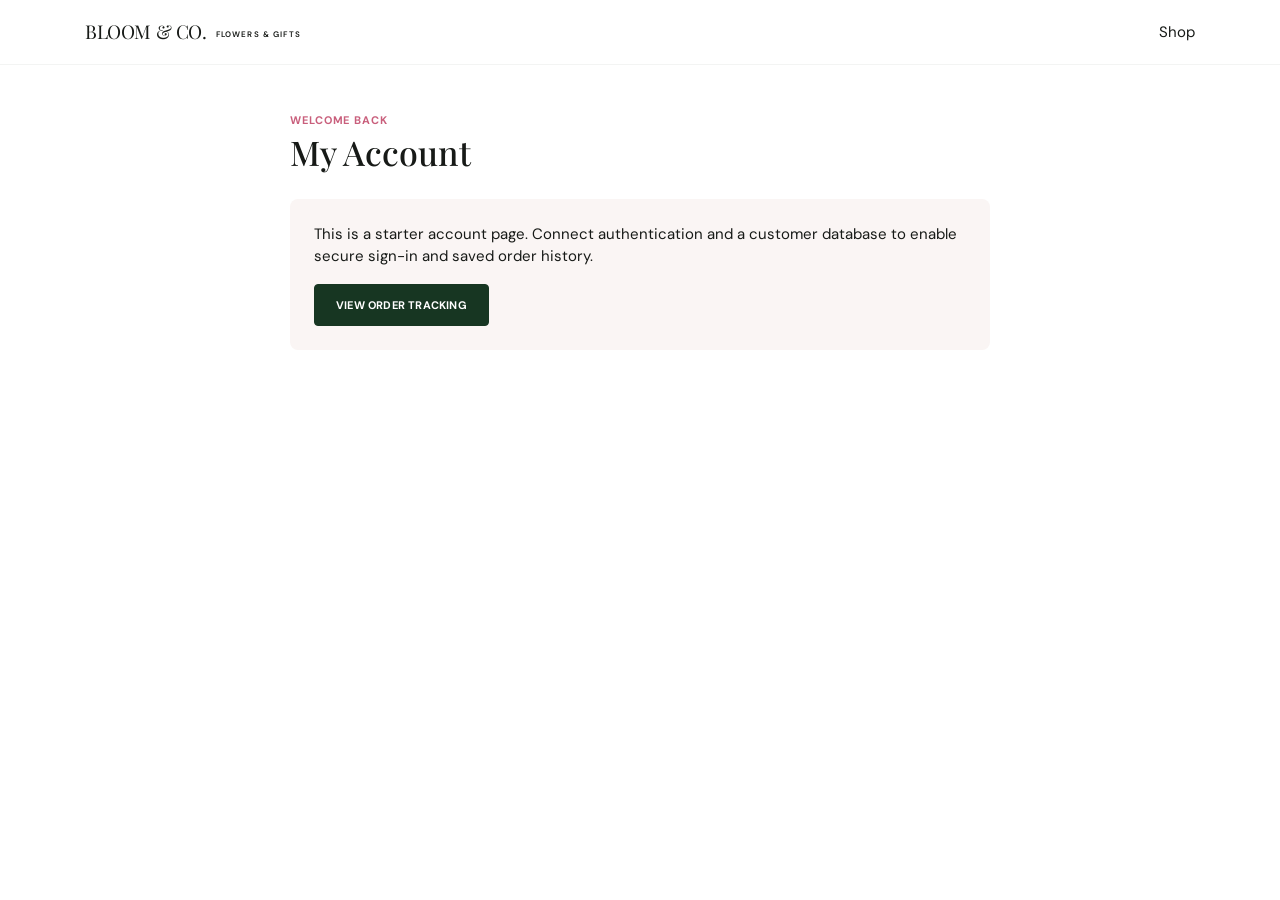
<file: account.html>
<!doctype html><html lang="en"><head><meta charset="utf-8"><meta name="viewport" content="width=device-width, initial-scale=1"><title>My Account | Bloom & Co.</title><link href="https://fonts.googleapis.com/css2?family=DM+Sans:wght@400;500;600;700&family=Playfair+Display:wght@400;500;600&display=swap" rel="stylesheet"><link href="https://cdn.jsdelivr.net/npm/bootstrap@5.3.3/dist/css/bootstrap.min.css" rel="stylesheet"><link rel="stylesheet" href="assets/css/style.css"></head><body><header class="main-header"><nav class="navbar site-width"><a class="brand" href="index.html">BLOOM & CO.<small>FLOWERS & GIFTS</small></a><a href="shop.html">Shop</a></nav></header><main class="site-width py-5" style="max-width:700px"><span class="eyebrow">WELCOME BACK</span><h1 style="font:500 34px 'Playfair Display',serif">My Account</h1><div class="p-4 rounded-3 mt-4" style="background:#faf5f4"><p>This is a starter account page. Connect authentication and a customer database to enable secure sign-in and saved order history.</p><a class="btn btn-forest" href="tracking.html">View Order Tracking</a></div></main></body></html>
</file>
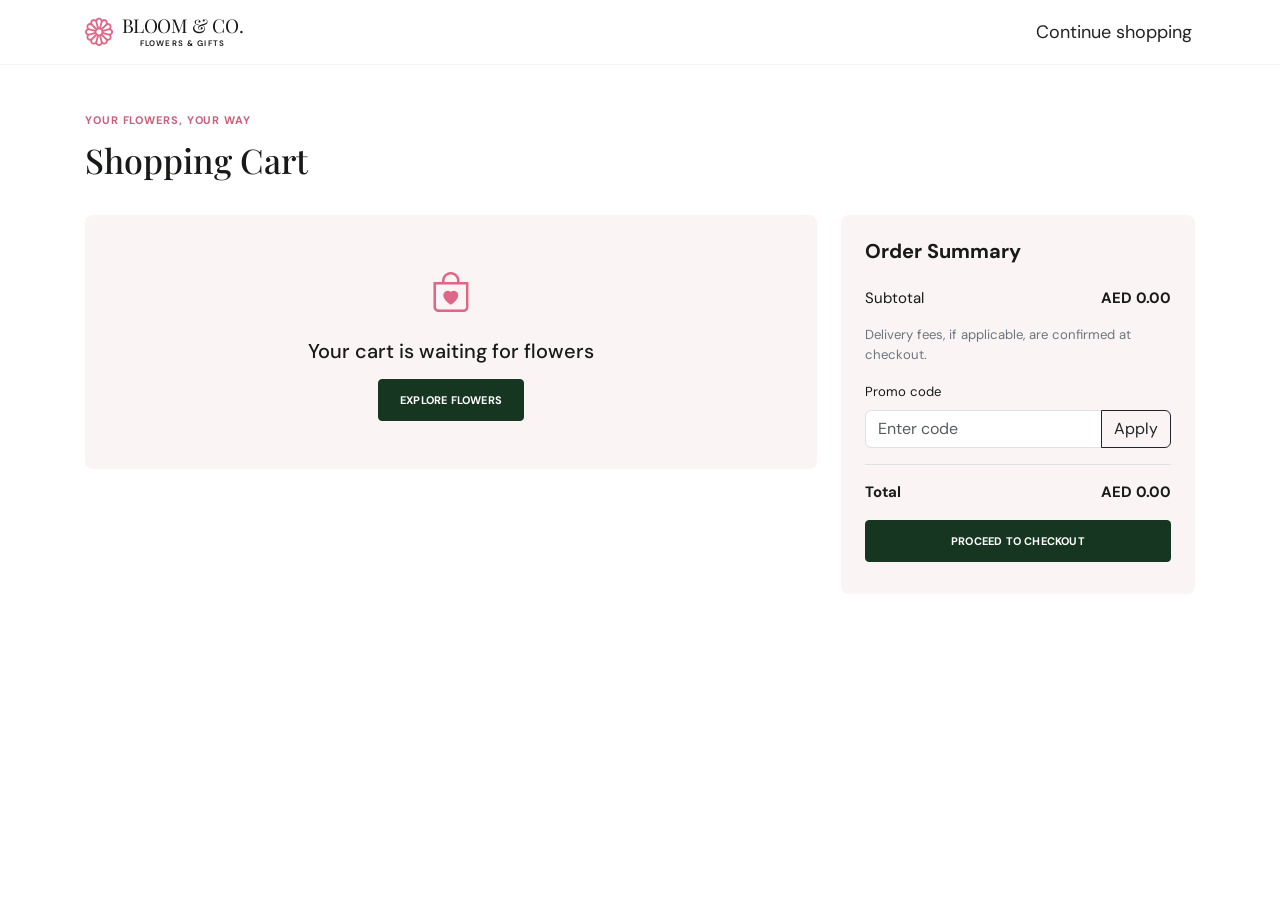
<file: cart.html>
<!doctype html><html lang="en"><head><meta charset="utf-8"><meta name="viewport" content="width=device-width, initial-scale=1"><title>Your Cart | Bloom & Co.</title><link href="https://fonts.googleapis.com/css2?family=DM+Sans:wght@400;500;600;700&family=Playfair+Display:wght@400;500;600&display=swap" rel="stylesheet"><link href="https://cdn.jsdelivr.net/npm/bootstrap@5.3.3/dist/css/bootstrap.min.css" rel="stylesheet"><link href="https://cdn.jsdelivr.net/npm/bootstrap-icons@1.11.3/font/bootstrap-icons.min.css" rel="stylesheet"><link rel="stylesheet" href="assets/css/style.css"></head><body><header class="main-header"><nav class="navbar site-width"><a class="brand" href="index.html"><span class="brand-mark"><i class="bi bi-flower1"></i></span><span>BLOOM & CO.<small>FLOWERS & GIFTS</small></span></a><a class="icon-button" href="shop.html">Continue shopping</a></nav></header><main class="site-width py-5"><span class="eyebrow">YOUR FLOWERS, YOUR WAY</span><h1 style="font:500 34px 'Playfair Display',serif" class="my-2">Shopping Cart</h1><div class="row g-4 mt-2"><div class="col-lg-8" id="cartItems"></div><div class="col-lg-4"><div class="p-4 rounded-3" style="background:#faf5f4"><h2 class="fs-5 fw-bold">Order Summary</h2><div class="d-flex justify-content-between py-3"><span>Subtotal</span><b id="subtotal">AED 0</b></div><p class="small text-secondary">Delivery fees, if applicable, are confirmed at checkout.</p><label class="form-label small" for="promo">Promo code</label><div class="input-group mb-3"><input id="promo" class="form-control" placeholder="Enter code"><button id="applyPromo" class="btn btn-outline-dark">Apply</button></div><div class="d-flex justify-content-between border-top pt-3 mb-3"><b>Total</b><b id="total">AED 0</b></div><a href="checkout.html" class="btn btn-forest w-100">Proceed to Checkout</a><p id="promoMessage" class="small mt-2 mb-0"></p></div></div></div></main><script src="assets/js/products.js"></script><script>let discount=0;function money(n){return 'AED '+n.toFixed(2)}function renderCart(){let cart=getCart(),el=document.getElementById('cartItems');if(!cart.length){el.innerHTML='<div class="p-5 text-center rounded-3" style="background:#faf5f4"><i class="bi bi-bag-heart fs-1" style="color:#df6688"></i><h2 class="fs-5 mt-3">Your cart is waiting for flowers</h2><a href="shop.html" class="btn btn-forest mt-2">Explore Flowers</a></div>'}else{el.innerHTML=cart.map(line=>{let p=PRODUCTS.find(x=>x.id===line.id);return `<div class="d-flex gap-3 align-items-center border-bottom py-3"><img src="${p.image}" alt="${p.name}" style="width:95px;height:100px;object-fit:cover;border-radius:7px;background:#faf5f4"><div class="flex-grow-1"><b>${p.name}</b><p class="small mt-1 mb-2">AED ${p.price}</p><div class="d-flex align-items-center gap-2"><button class="btn btn-sm btn-outline-secondary" onclick="changeQty(${p.id},-1)">−</button><span>${line.qty}</span><button class="btn btn-sm btn-outline-secondary" onclick="changeQty(${p.id},1)">+</button><button class="btn btn-sm text-danger" onclick="removeItem(${p.id})">Remove</button></div></div><b>AED ${(p.price*line.qty).toFixed(2)}</b></div>`}).join('')}let sub=cart.reduce((s,l)=>s+PRODUCTS.find(p=>p.id===l.id).price*l.qty,0);document.getElementById('subtotal').textContent=money(sub);document.getElementById('total').textContent=money(sub*(1-discount));updateCartCount()}function changeQty(id,d){let c=getCart(),l=c.find(x=>x.id===id);if(l)l.qty+=d;c=c.filter(x=>x.qty>0);saveCart(c);renderCart()}function removeItem(id){saveCart(getCart().filter(x=>x.id!==id));renderCart()}document.getElementById('applyPromo').onclick=()=>{let code=document.getElementById('promo').value.trim().toUpperCase();discount=code==='BLOOM10'?.1:0;document.getElementById('promoMessage').textContent=discount?'10% discount applied!':'Try BLOOM10 for a demo discount.';renderCart()};renderCart();</script></body></html>
</file>
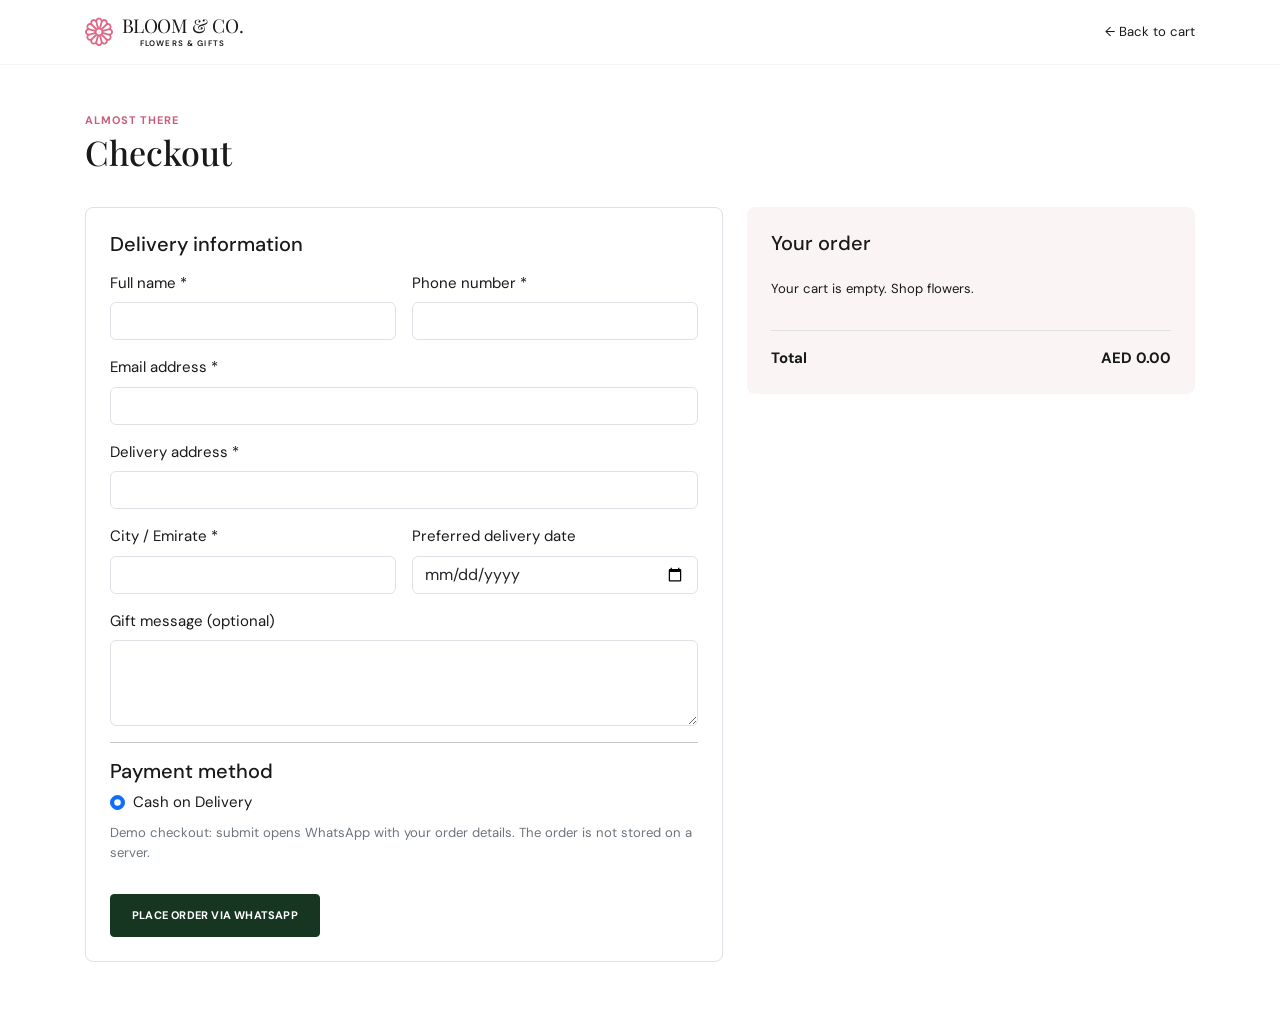
<file: checkout.html>
<!doctype html><html lang="en"><head><meta charset="utf-8"><meta name="viewport" content="width=device-width, initial-scale=1"><title>Checkout | Bloom & Co.</title><link href="https://fonts.googleapis.com/css2?family=DM+Sans:wght@400;500;600;700&family=Playfair+Display:wght@400;500;600&display=swap" rel="stylesheet"><link href="https://cdn.jsdelivr.net/npm/bootstrap@5.3.3/dist/css/bootstrap.min.css" rel="stylesheet"><link href="https://cdn.jsdelivr.net/npm/bootstrap-icons@1.11.3/font/bootstrap-icons.min.css" rel="stylesheet"><link rel="stylesheet" href="assets/css/style.css"></head><body><header class="main-header"><nav class="navbar site-width"><a class="brand" href="index.html"><span class="brand-mark"><i class="bi bi-flower1"></i></span><span>BLOOM & CO.<small>FLOWERS & GIFTS</small></span></a><a class="small" href="cart.html">← Back to cart</a></nav></header><main class="site-width py-5"><span class="eyebrow">ALMOST THERE</span><h1 style="font:500 34px 'Playfair Display',serif">Checkout</h1><form id="checkoutForm" class="row g-4 mt-2"><div class="col-lg-7"><div class="p-4 border rounded-3"><h2 class="fs-5 mb-3">Delivery information</h2><div class="row g-3"><div class="col-md-6"><label class="form-label">Full name *</label><input class="form-control" name="name" required></div><div class="col-md-6"><label class="form-label">Phone number *</label><input class="form-control" name="phone" type="tel" required></div><div class="col-12"><label class="form-label">Email address *</label><input class="form-control" name="email" type="email" required></div><div class="col-12"><label class="form-label">Delivery address *</label><input class="form-control" name="address" required></div><div class="col-md-6"><label class="form-label">City / Emirate *</label><input class="form-control" name="city" required></div><div class="col-md-6"><label class="form-label">Preferred delivery date</label><input class="form-control" name="date" type="date"></div><div class="col-12"><label class="form-label">Gift message (optional)</label><textarea class="form-control" name="message" rows="3"></textarea></div></div><hr><h2 class="fs-5">Payment method</h2><div class="form-check"><input class="form-check-input" type="radio" name="payment" checked id="cod" value="Cash on Delivery"><label class="form-check-label" for="cod">Cash on Delivery</label></div><p class="small text-secondary mt-2">Demo checkout: submit opens WhatsApp with your order details. The order is not stored on a server.</p><button class="btn btn-forest mt-3" type="submit">Place Order via WhatsApp</button></div></div><div class="col-lg-5"><div class="p-4 rounded-3" style="background:#faf5f4"><h2 class="fs-5">Your order</h2><div id="checkoutSummary" class="py-3"></div><div class="d-flex justify-content-between border-top pt-3"><b>Total</b><b id="checkoutTotal">AED 0</b></div></div></div></form></main><script src="assets/js/products.js"></script><script>let cart=getCart();function renderSummary(){let sum=0;document.getElementById('checkoutSummary').innerHTML=cart.map(l=>{let p=PRODUCTS.find(x=>x.id===l.id);sum+=p.price*l.qty;return `<div class="d-flex justify-content-between gap-2 small mb-2"><span>${p.name} × ${l.qty}</span><b>AED ${p.price*l.qty}</b></div>`}).join('')||'<p class="small">Your cart is empty. <a href="shop.html">Shop flowers</a>.</p>';document.getElementById('checkoutTotal').textContent='AED '+sum.toFixed(2)}document.getElementById('checkoutForm').addEventListener('submit',e=>{e.preventDefault();if(!cart.length){alert('Your cart is empty.');return}let f=new FormData(e.target),lines=cart.map(l=>{let p=PRODUCTS.find(x=>x.id===l.id);return `${p.name} x ${l.qty} — AED ${p.price*l.qty}`}).join('%0A'),msg=`New Bloom & Co. Order%0A${encodeURIComponent(lines)}%0ATotal: ${encodeURIComponent(document.getElementById('checkoutTotal').textContent)}%0AName: ${encodeURIComponent(f.get('name'))}%0APhone: ${encodeURIComponent(f.get('phone'))}%0AEmail: ${encodeURIComponent(f.get('email'))}%0AAddress: ${encodeURIComponent(f.get('address')+', '+f.get('city'))}%0ADelivery date: ${encodeURIComponent(f.get('date')||'Not specified')}%0APayment: Cash on Delivery%0AGift message: ${encodeURIComponent(f.get('message')||'None')}`;let order={id:'BC'+Date.now().toString().slice(-7),status:'Verification',created:new Date().toLocaleString(),items:cart,customer:{name:f.get('name'),phone:f.get('phone'),email:f.get('email'),address:f.get('address')+', '+f.get('city')},total:document.getElementById('checkoutTotal').textContent};let orders=JSON.parse(localStorage.getItem('bloomOrders')||'[]');orders.push(order);localStorage.setItem('bloomOrders',JSON.stringify(orders));localStorage.setItem('bloomLastOrder',JSON.stringify(order));window.open('https://wa.me/?text='+msg,'_blank');alert('Order details prepared for WhatsApp. Please send the message to complete the request.');location.href='tracking.html'});renderSummary();</script></body></html>
</file>
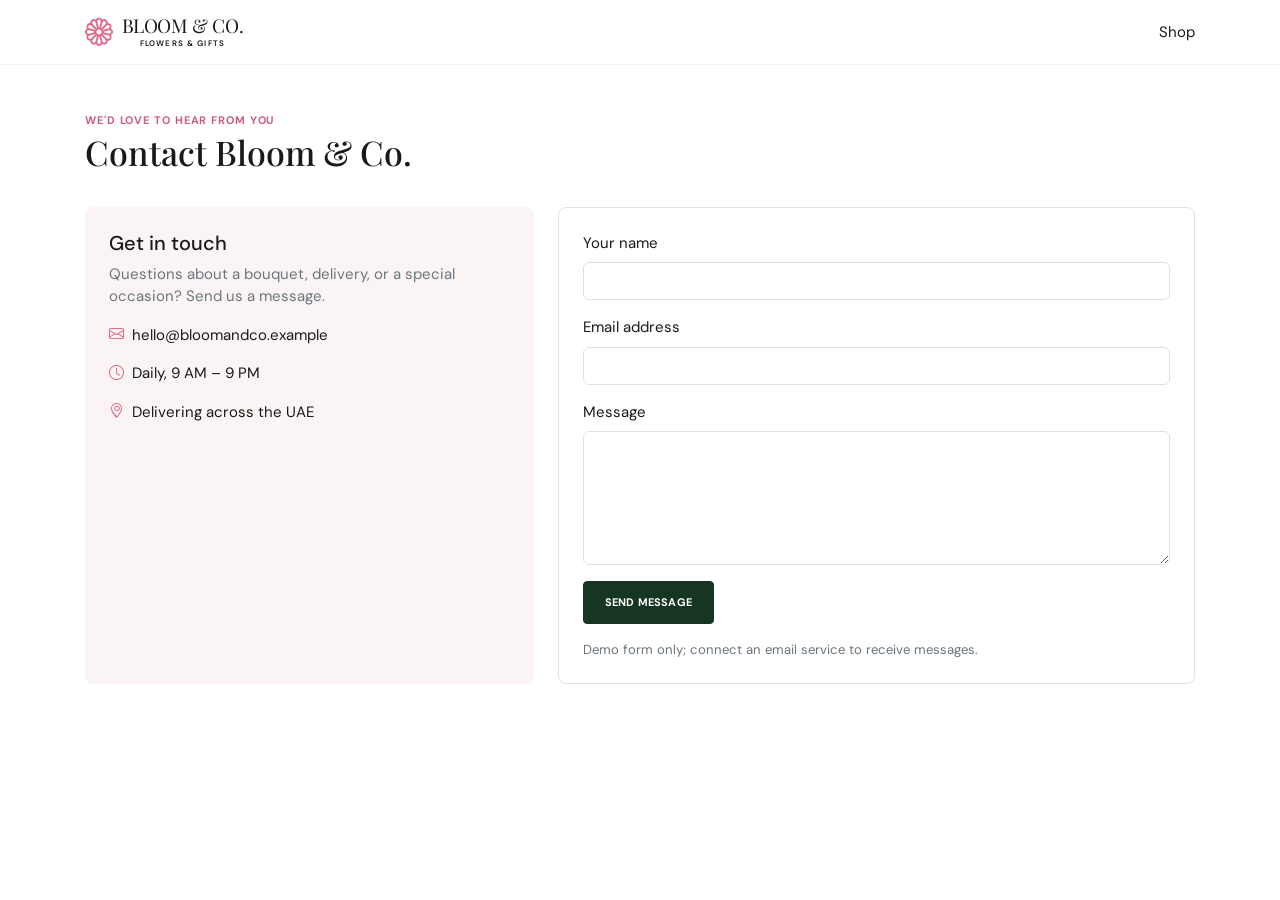
<file: contact.html>
<!doctype html><html lang="en"><head><meta charset="utf-8"><meta name="viewport" content="width=device-width, initial-scale=1"><title>Contact | Bloom & Co.</title><link href="https://fonts.googleapis.com/css2?family=DM+Sans:wght@400;500;600;700&family=Playfair+Display:wght@400;500;600&display=swap" rel="stylesheet"><link href="https://cdn.jsdelivr.net/npm/bootstrap@5.3.3/dist/css/bootstrap.min.css" rel="stylesheet"><link href="https://cdn.jsdelivr.net/npm/bootstrap-icons@1.11.3/font/bootstrap-icons.min.css" rel="stylesheet"><link rel="stylesheet" href="assets/css/style.css"></head><body><header class="main-header"><nav class="navbar site-width"><a class="brand" href="index.html"><span class="brand-mark"><i class="bi bi-flower1"></i></span><span>BLOOM & CO.<small>FLOWERS & GIFTS</small></span></a><a href="shop.html">Shop</a></nav></header><main class="site-width py-5"><span class="eyebrow">WE'D LOVE TO HEAR FROM YOU</span><h1 style="font:500 34px 'Playfair Display',serif">Contact Bloom & Co.</h1><div class="row g-4 mt-2"><div class="col-md-5"><div class="p-4 rounded-3 h-100" style="background:#faf5f4"><h2 class="fs-5">Get in touch</h2><p class="text-secondary">Questions about a bouquet, delivery, or a special occasion? Send us a message.</p><p><i class="bi bi-envelope me-2" style="color:#df6688"></i>hello@bloomandco.example</p><p><i class="bi bi-clock me-2" style="color:#df6688"></i>Daily, 9 AM – 9 PM</p><p><i class="bi bi-geo-alt me-2" style="color:#df6688"></i>Delivering across the UAE</p></div></div><div class="col-md-7"><form id="contactForm" class="p-4 border rounded-3"><div class="mb-3"><label class="form-label">Your name</label><input class="form-control" required></div><div class="mb-3"><label class="form-label">Email address</label><input class="form-control" type="email" required></div><div class="mb-3"><label class="form-label">Message</label><textarea class="form-control" rows="5" required></textarea></div><button class="btn btn-forest">Send Message</button><p class="small text-secondary mt-3 mb-0">Demo form only; connect an email service to receive messages.</p></form></div></div></main><script>document.getElementById('contactForm').addEventListener('submit',e=>{e.preventDefault();alert('Thank you! Connect this form to your email service to receive messages.');e.target.reset()})</script></body></html>
</file>
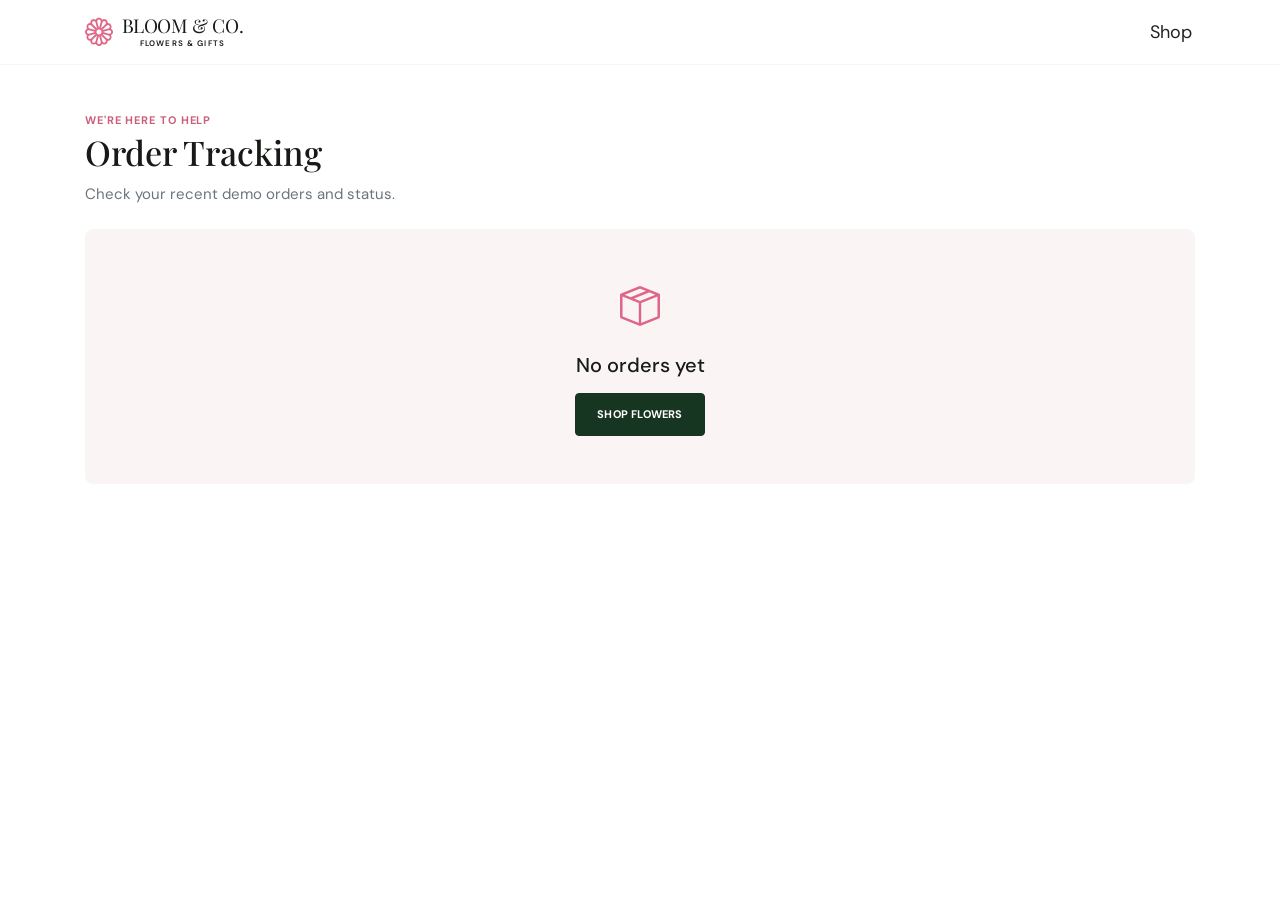
<file: tracking.html>
<!doctype html><html lang="en"><head><meta charset="utf-8"><meta name="viewport" content="width=device-width, initial-scale=1"><title>Order Tracking | Bloom & Co.</title><link href="https://fonts.googleapis.com/css2?family=DM+Sans:wght@400;500;600;700&family=Playfair+Display:wght@400;500;600&display=swap" rel="stylesheet"><link href="https://cdn.jsdelivr.net/npm/bootstrap@5.3.3/dist/css/bootstrap.min.css" rel="stylesheet"><link href="https://cdn.jsdelivr.net/npm/bootstrap-icons@1.11.3/font/bootstrap-icons.min.css" rel="stylesheet"><link rel="stylesheet" href="assets/css/style.css"></head><body><header class="main-header"><nav class="navbar site-width"><a class="brand" href="index.html"><span class="brand-mark"><i class="bi bi-flower1"></i></span><span>BLOOM & CO.<small>FLOWERS & GIFTS</small></span></a><a class="icon-button" href="shop.html">Shop</a></nav></header><main class="site-width py-5"><span class="eyebrow">WE'RE HERE TO HELP</span><h1 style="font:500 34px 'Playfair Display',serif">Order Tracking</h1><p class="text-secondary">Check your recent demo orders and status.</p><div id="orders" class="mt-4"></div></main><script src="assets/js/products.js"></script><script>let orders=JSON.parse(localStorage.getItem('bloomOrders')||'[]'),root=document.getElementById('orders');function render(){if(!orders.length){root.innerHTML='<div class="p-5 text-center rounded-3" style="background:#faf5f4"><i class="bi bi-box-seam fs-1" style="color:#df6688"></i><h2 class="fs-5 mt-3">No orders yet</h2><a class="btn btn-forest mt-2" href="shop.html">Shop flowers</a></div>';return}root.innerHTML=orders.slice().reverse().map((o,i)=>`<div class="border rounded-3 p-3 mb-3"><div class="d-flex justify-content-between flex-wrap gap-2"><div><b>Order #${o.id}</b><p class="small text-secondary mb-1">${o.created||''}</p><p class="small mb-1">${o.customer?.name||'Customer'} · ${o.customer?.phone||''}</p></div><div><label class="small d-block mb-1">Status</label><select class="form-select form-select-sm" onchange="changeStatus('${o.id}',this.value)"><option ${o.status==='Verification'?'selected':''}>Verification</option><option ${o.status==='Delivered'?'selected':''}>Delivered</option><option ${o.status==='Cancelled'?'selected':''}>Cancelled</option></select></div></div><div class="small mt-2">${(o.items||[]).map(l=>{let p=PRODUCTS.find(x=>x.id===l.id);return `${p?.name||'Flower'} × ${l.qty}`}).join(' · ')}</div><b class="d-block mt-2">${o.total||''}</b></div>`).join('')}function changeStatus(id,status){orders=orders.map(o=>o.id===id?{...o,status}:o);localStorage.setItem('bloomOrders',JSON.stringify(orders));render()}render();</script></body></html>
</file>
<file: assets/css/style.css>
:root{--forest:#173622;--forest2:#284b32;--pink:#df6688;--pink-soft:#f9e9e9;--blush:#fcf4f3;--cream:#f8f5f1;--ink:#171a17;--muted:#777b76;--line:#eee8e5;--gold:#f4a900}
*{box-sizing:border-box}html{scroll-behavior:smooth;scroll-padding-top:90px}body{margin:0;background:#fff;color:var(--ink);font-family:"DM Sans",Arial,sans-serif;font-size:13px;overflow-x:hidden}.site-width{width:min(100% - 40px,1110px);margin-inline:auto}
a{color:inherit;text-decoration:none}img{display:block;max-width:100%}.announcement{height:34px;background:var(--forest);color:#fff;font-size:10px}.announcement .site-width{height:100%}.announcement-tools{display:flex;align-items:center;gap:13px}.announcement-tools a{color:#fff}.announcement-tools i{font-size:13px}.announcement-tools .bi-bag{font-size:16px}.announcement-tools a:last-child{position:relative}.cart-count{position:absolute;top:-7px;right:-8px;display:grid;place-items:center;min-width:15px;height:15px;padding:0 3px;background:var(--pink);color:#fff;border-radius:20px;font-size:9px}
.main-header{background:rgba(255,255,255,.97);box-shadow:0 1px 0 rgba(20,40,25,.05);z-index:1000}.navbar{min-height:64px;padding-block:8px}.brand{display:flex;align-items:center;gap:9px;font-family:"Playfair Display",serif;font-size:17px;line-height:1.05;letter-spacing:-.4px}.brand-mark{font-size:28px;color:var(--pink);line-height:1}.brand small{display:block;text-align:center;font:600 7px "DM Sans",sans-serif;letter-spacing:1.15px;margin-top:3px}.navbar-nav{gap:clamp(8px,1.6vw,24px)}.nav-link{font-size:10px;font-weight:700;text-transform:uppercase;color:#20251f!important;padding:12px 0!important;position:relative;white-space:nowrap}.nav-link:hover,.nav-link.active{color:var(--forest)!important}.nav-link.active:after{content:"";position:absolute;bottom:4px;left:0;width:100%;height:2px;background:var(--forest)}.header-actions{display:flex;align-items:center;gap:14px}.icon-button{position:relative;border:0;background:none;padding:3px;color:#222;font-size:18px;line-height:1}.icon-button .cart-count{top:-5px;right:-7px}.navbar-toggler{border:0;box-shadow:none!important}.hero{position:relative;display:grid;grid-template-columns:.88fr 1.12fr;align-items:center;min-height:325px;margin-top:8px;background:#f9e9e9;border-radius:8px;overflow:hidden}.hero-copy{position:relative;z-index:2;padding:40px 0 42px 7.8%}.eyebrow{display:block;color:#c95f7c;font-size:9px;font-weight:700;letter-spacing:.7px;text-transform:uppercase}.hero h1{margin:14px 0 13px;font:500 clamp(29px,3.2vw,40px)/1.13 "Playfair Display",serif;letter-spacing:-1.2px}.hero h1 em,.offer-banner h2 em,.gift-edit h2 em,.care-section h2 em,.newsletter h2 em{color:var(--pink);font-style:normal}.hero p{font-size:11px;line-height:1.85;color:#353a35;margin-bottom:17px}.btn-forest{background:var(--forest);color:#fff;border:1px solid var(--forest);border-radius:4px;padding:10px 18px;font-size:9px;font-weight:700;text-transform:uppercase;letter-spacing:.2px}.btn-forest:hover{background:var(--forest2);color:#fff}.hero-image{height:100%;min-height:325px;position:absolute;inset:0 0 0 42%;}.hero-image:before{content:"";position:absolute;z-index:1;inset:0 auto 0 0;width:15%;background:linear-gradient(90deg,#f9e9e9,transparent)}.hero-image img{height:100%;width:100%;object-fit:cover;object-position:center 47%}.hero-dots{position:absolute;bottom:10px;left:48%;z-index:3;display:flex;gap:7px}.hero-dots span{width:7px;height:7px;border-radius:50%;background:#fff}.hero-dots span.active{background:var(--pink)}
.benefits{display:grid;grid-template-columns:repeat(4,1fr);gap:15px;padding:19px 22px 17px}.benefit{display:flex;align-items:center;gap:12px;min-width:0}.benefit>i{font-size:23px;color:var(--pink);flex-shrink:0}.benefit b,.benefit small{display:block}.benefit b{font-size:10px;font-weight:700}.benefit small{margin-top:3px;color:var(--muted);font-size:9px}.quick-categories{display:grid;grid-template-columns:repeat(6,minmax(0,1fr));gap:9px}.quick-categories>a{display:flex;align-items:center;gap:9px;min-width:0;padding:8px;background:#faf5f4;border-radius:7px;transition:transform .2s,background .2s}.quick-categories>a:hover{transform:translateY(-2px);background:#f8e8e8}.quick-categories img{width:53px;height:55px;object-fit:cover;border-radius:5px}.quick-categories b,.quick-categories small{display:block}.quick-categories b{font-size:9px;text-transform:uppercase}.quick-categories small{margin-top:4px;font-size:9px;color:#555}
.section-block{margin-top:24px}.section-heading{display:flex;align-items:center;justify-content:space-between;gap:16px;margin:0 4px 12px}.section-heading h2{margin:0;font-size:15px;font-weight:700;text-transform:uppercase;letter-spacing:-.3px}.section-heading>a{font-size:9px;color:#777;text-transform:uppercase;white-space:nowrap}.section-heading>a i{margin-left:4px}.muted{font-size:10px;color:var(--muted)}.occasion-grid{display:grid;grid-template-columns:repeat(6,minmax(0,1fr));gap:12px}.occasion-grid a{position:relative;display:block;height:137px;border-radius:8px;overflow:hidden;background:var(--blush)}.occasion-grid img{width:100%;height:100%;object-fit:cover;transition:transform .35s}.occasion-grid a:hover img{transform:scale(1.05)}.occasion-grid a:after{content:"";position:absolute;inset:55% 0 0;background:linear-gradient(transparent,rgba(255,255,255,.78))}.occasion-grid span{position:absolute;z-index:1;bottom:9px;left:4px;right:4px;text-align:center;font-size:9px;font-weight:700}
.product-grid{--bs-gutter-x:12px;--bs-gutter-y:12px}.product-card{position:relative;height:100%;padding:7px 7px 9px;background:#faf5f4;border-radius:8px;overflow:hidden}.product-photo{position:relative;display:block;aspect-ratio:1/1.08;background:#f5eeeb;border-radius:5px;overflow:hidden}.product-photo img{width:100%;height:100%;object-fit:cover;mix-blend-mode:multiply;transition:transform .3s}.product-card:hover .product-photo img{transform:scale(1.04)}.product-badge{position:absolute;top:7px;left:7px;z-index:1;background:#df5f83;color:white;border-radius:4px;padding:4px 6px;font-size:7px;font-weight:700;text-transform:uppercase}.wishlist{position:absolute;top:7px;right:7px;z-index:2;border:0;background:#ffffffd9;color:#424842;width:24px;height:24px;border-radius:50%;font-size:14px}.wishlist.active{color:var(--pink)}.product-info{padding:8px 4px 0}.product-info h3{font-size:10px;font-weight:600;margin:0 0 6px;white-space:nowrap;overflow:hidden;text-overflow:ellipsis}.price{font-size:11px;font-weight:700;margin:0 0 5px}.rating{font-size:9px;white-space:nowrap;color:#555}.stars{color:var(--gold);letter-spacing:1px;font-size:12px}.rating .stars{font-size:10px}.rating span:last-child{color:#777;margin-left:3px}.add-cart{width:100%;margin-top:8px;padding:7px;border:1px solid #d7dfd5;border-radius:4px;background:#fff;color:var(--forest);font-size:9px;font-weight:700;text-transform:uppercase}.add-cart:hover{background:var(--forest);color:#fff}.offer-banner{display:grid;grid-template-columns:1fr 1fr;align-items:center;gap:20px;min-height:240px;margin-top:40px;padding:25px 5.5%;background:#f9e9e9;border-radius:8px;overflow:hidden}.offer-banner h2,.gift-edit h2,.care-section h2{font:500 29px/1.2 "Playfair Display",serif;margin:12px 0}.offer-banner p,.gift-edit p,.care-section p{max-width:360px;color:#666;font-size:11px;line-height:1.8}.offer-banner img{width:100%;height:200px;object-fit:cover;border-radius:7px;mix-blend-mode:multiply}.promise-card{height:100%;padding:21px 17px;border:1px solid var(--line);border-radius:7px;background:#fffaf8}.promise-card>i{font-size:24px;color:var(--pink)}.promise-card h3{font-size:11px;font-weight:700;margin:12px 0 7px}.promise-card p{font-size:10px;line-height:1.7;color:var(--muted);margin:0}.gift-edit,.care-section{display:grid;grid-template-columns:1fr 1fr;gap:36px;align-items:center;margin-top:42px}.gift-edit>img,.care-section>img{width:100%;height:245px;object-fit:cover;border-radius:8px}.gift-edit>div,.care-section>div{padding:10px 4%}.text-link{font-size:10px;font-weight:700;color:var(--forest)}.text-link i{margin-left:4px}.review-card{height:100%;padding:22px;background:#fbf5f3;border-radius:8px}.review-card p{font:italic 14px/1.65 "Playfair Display",serif;margin:10px 0 15px}.review-card b{font-size:10px}.newsletter{display:flex;align-items:center;justify-content:space-between;gap:25px;margin-top:42px;padding:25px 5%;background:#f9eeee;border-radius:8px}.newsletter h2{font:500 25px "Playfair Display",serif;margin:8px 0}.newsletter p{font-size:10px;color:var(--muted);margin:0}.newsletter-form{display:flex;gap:8px;width:min(100%,400px)}.newsletter-form .form-control{min-width:0;border:1px solid #e9dedd;border-radius:4px;font-size:10px;padding:11px}.trust-strip{display:flex;justify-content:space-around;gap:15px;flex-wrap:wrap;padding:22px 10px;color:#555;font-size:10px}.trust-strip i{color:var(--pink);font-size:15px;margin-right:6px}.site-footer{padding:36px 0 0;background:#f7f5f0;border-top:1px solid var(--line)}.footer-brand{display:inline-flex;margin-bottom:12px}.footer-about{max-width:260px;color:#6b706a;font-size:10px;line-height:1.8}.socials{display:flex;gap:12px;font-size:16px}.site-footer h3{font-size:11px;font-weight:700;margin:5px 0 15px}.site-footer .col-lg-2>a{display:block;color:#666;font-size:10px;margin:10px 0}.footer-contact{color:#666;font-size:10px}.footer-contact i{color:var(--pink);margin-right:7px}.footer-bottom{display:flex;justify-content:space-between;gap:10px;border-top:1px solid #e6e1dc;margin-top:27px;padding:15px 0;color:#777;font-size:9px}.search-modal{border:0;border-radius:10px}.search-modal .modal-header{border:0}.search-modal .modal-body{padding-top:0}.search-modal .form-control{font-size:12px}
@media(min-width:1200px){.site-width{width:min(100% - 48px,1110px)}}
@media(max-width:1199.98px){.navbar-nav{gap:8px}.nav-link{font-size:9px}.header-actions{margin-left:15px}.brand{font-size:15px}.brand-mark{font-size:25px}}
@media(max-width:991.98px){.site-width{width:calc(100% - 28px)}.navbar-collapse{padding:10px 0 14px}.navbar-nav{align-items:stretch!important;gap:0}.nav-link{padding:10px 0!important}.nav-link.active:after{display:none}.header-actions{margin:10px 0 0}.hero{min-height:300px}.hero-image{min-height:300px}.quick-categories{grid-template-columns:repeat(3,minmax(0,1fr))}.occasion-grid{grid-template-columns:repeat(3,minmax(0,1fr))}.occasion-grid a{height:150px}.product-grid>.col{width:33.333%}.benefits{padding-inline:10px}.benefit{gap:8px}.benefit>i{font-size:20px}}
@media(max-width:575.98px){.site-width{width:calc(100% - 24px)}.announcement{height:32px;font-size:9px}.announcement-tools{gap:7px}.announcement-tools>a:nth-of-type(2),.announcement-tools>span:nth-of-type(2){display:none}.navbar{min-height:58px}.brand{font-size:14px}.brand-mark{font-size:23px}.hero{display:block;min-height:0;padding-bottom:0}.hero-copy{padding:28px 22px 18px}.hero h1{font-size:32px;margin:10px 0}.hero p{font-size:10px;margin-bottom:13px}.hero-image{position:relative;inset:auto;height:190px;min-height:190px;margin-left:28%;width:72%}.hero-image:before{width:10%}.hero-dots{left:14px;bottom:10px}.benefits{grid-template-columns:repeat(2,minmax(0,1fr));gap:15px 8px;padding:18px 5px}.benefit>i{font-size:19px}.benefit b{font-size:9px}.benefit small{font-size:8px}.quick-categories{grid-template-columns:repeat(2,minmax(0,1fr));gap:7px}.quick-categories>a{padding:6px;gap:7px}.quick-categories img{width:48px;height:48px}.quick-categories b,.quick-categories small{font-size:8px}.section-block{margin-top:22px}.section-heading{margin-bottom:10px}.section-heading h2{font-size:13px}.occasion-grid{grid-template-columns:repeat(3,minmax(0,1fr));gap:7px}.occasion-grid a{height:118px}.occasion-grid span{font-size:8px}.product-grid{--bs-gutter-x:8px;--bs-gutter-y:8px}.product-grid>.col{width:50%}.product-card{padding:5px}.product-info h3{font-size:9px}.price{font-size:10px}.rating{font-size:8px}.offer-banner{grid-template-columns:1fr;gap:12px;margin-top:28px;padding:23px}.offer-banner h2,.gift-edit h2,.care-section h2{font-size:26px}.offer-banner img{height:170px}.gift-edit,.care-section{grid-template-columns:1fr;gap:18px;margin-top:28px}.gift-edit>img,.care-section>img{height:200px}.gift-edit>div,.care-section>div{padding:0 4px}.gift-edit>img{order:2}.newsletter{display:block;margin-top:28px;padding:22px}.newsletter-form{width:100%;margin-top:17px}.newsletter-form .btn{white-space:nowrap;padding-inline:12px}.trust-strip{justify-content:flex-start;display:grid;grid-template-columns:1fr 1fr;gap:13px;padding:18px 3px}.site-footer{padding-top:28px}.footer-bottom{flex-direction:column}.footer-bottom span:last-child{display:none}}


/* Readability update: larger typography and a real Bootstrap hero carousel */
body{font-size:15px}
.announcement{font-size:12px}
.brand{font-size:19px}.brand small{font-size:8px}.nav-link{font-size:11px}
.hero-carousel{margin-top:8px;border-radius:10px;overflow:hidden}
.hero-carousel .carousel-item .hero{margin-top:0;border-radius:0;min-height:390px}
.hero h1{font-size:clamp(34px,3.6vw,48px);line-height:1.13}
.hero p{font-size:14px;line-height:1.8}
.eyebrow{font-size:11px;letter-spacing:.9px}
.btn-forest{font-size:11px;padding:12px 21px}
.hero-slide-roses{background:#f8e9e9}.hero-slide-gifts{background:#f8eee8}
.hero-slide-roses .hero-image:before{background:linear-gradient(90deg,#f8e9e9,transparent)}
.hero-slide-gifts .hero-image:before{background:linear-gradient(90deg,#f8eee8,transparent)}
.hero-control{width:44px;height:44px;top:50%;bottom:auto;transform:translateY(-50%);margin:0 12px;border-radius:50%;background:rgba(23,54,34,.72);opacity:.8}
.hero-control .carousel-control-prev-icon,.hero-control .carousel-control-next-icon{width:17px;height:17px}
.hero-carousel .carousel-indicators{z-index:5;margin-bottom:12px;gap:5px}
.hero-carousel .carousel-indicators [data-bs-target]{width:8px;height:8px;border:0;border-radius:50%;background-color:#df6688;opacity:.5}
.hero-carousel .carousel-indicators .active{opacity:1}
.benefit b{font-size:12px}.benefit small{font-size:11px}
.quick-categories b{font-size:11px}.quick-categories small{font-size:10px}
.section-heading h2{font-size:18px}.section-heading>a{font-size:11px}.muted{font-size:12px}
.occasion-grid span{font-size:12px}.product-info h3{font-size:12px}.price{font-size:13px}.rating{font-size:11px}.product-badge{font-size:9px}.add-cart{font-size:11px}
.offer-banner p,.gift-edit p,.care-section p{font-size:14px}.offer-banner h2,.gift-edit h2,.care-section h2{font-size:34px}
.promise-card h3{font-size:14px}.promise-card p{font-size:13px}.text-link{font-size:12px}
.review-card p{font-size:16px}.review-card b{font-size:12px}
.newsletter h2{font-size:30px}.newsletter p{font-size:13px}.newsletter-form .form-control{font-size:13px}
.trust-strip{font-size:12px}.footer-about,.footer-contact,.site-footer .col-lg-2>a{font-size:12px}.site-footer h3{font-size:14px}.footer-bottom{font-size:11px}
@media(max-width:991.98px){.hero-carousel .carousel-item .hero{min-height:340px}.hero h1{font-size:clamp(32px,5vw,42px)}.hero p{font-size:13px}}
@media(max-width:575.98px){.hero-carousel .carousel-item .hero{display:block;min-height:0;padding-bottom:0}.hero-copy{padding:27px 22px 18px}.hero h1{font-size:34px;margin:11px 0}.hero p{font-size:13px;margin-bottom:14px}.hero-image{position:relative;inset:auto;height:190px;min-height:190px;margin-left:28%;width:72%}.hero-image:before{width:10%}.hero-control{width:32px;height:32px;margin:0 5px}.hero-control .carousel-control-prev-icon,.hero-control .carousel-control-next-icon{width:13px;height:13px}.hero-carousel .carousel-indicators{margin-bottom:7px}.brand{font-size:15px}.brand small{font-size:7px}.nav-link{font-size:12px}.benefit b{font-size:11px}.benefit small{font-size:10px}.quick-categories b,.quick-categories small{font-size:10px}.section-heading h2{font-size:15px}.section-heading>a{font-size:10px}.occasion-grid span{font-size:10px}.product-info h3{font-size:11px}.price{font-size:12px}.rating{font-size:10px}.offer-banner h2,.gift-edit h2,.care-section h2{font-size:29px}.offer-banner p,.gift-edit p,.care-section p{font-size:13px}.promise-card h3{font-size:12px}.promise-card p{font-size:11px}.newsletter h2{font-size:26px}.newsletter p{font-size:12px}}

/* Product and occasion grids: four columns on desktop, matching the reference layout */
@media (min-width: 992px){
  .occasion-grid{grid-template-columns:repeat(4,minmax(0,1fr));}
  .product-grid>.col{width:25%;}
}
@media (min-width:576px) and (max-width:991.98px){
  .occasion-grid{grid-template-columns:repeat(3,minmax(0,1fr));}
  .product-grid>.col{width:33.333333%;}
}

/* Requested spacing: keep the newsletter section 5px above the footer. */
.newsletter{margin-bottom:5px}
</file>
